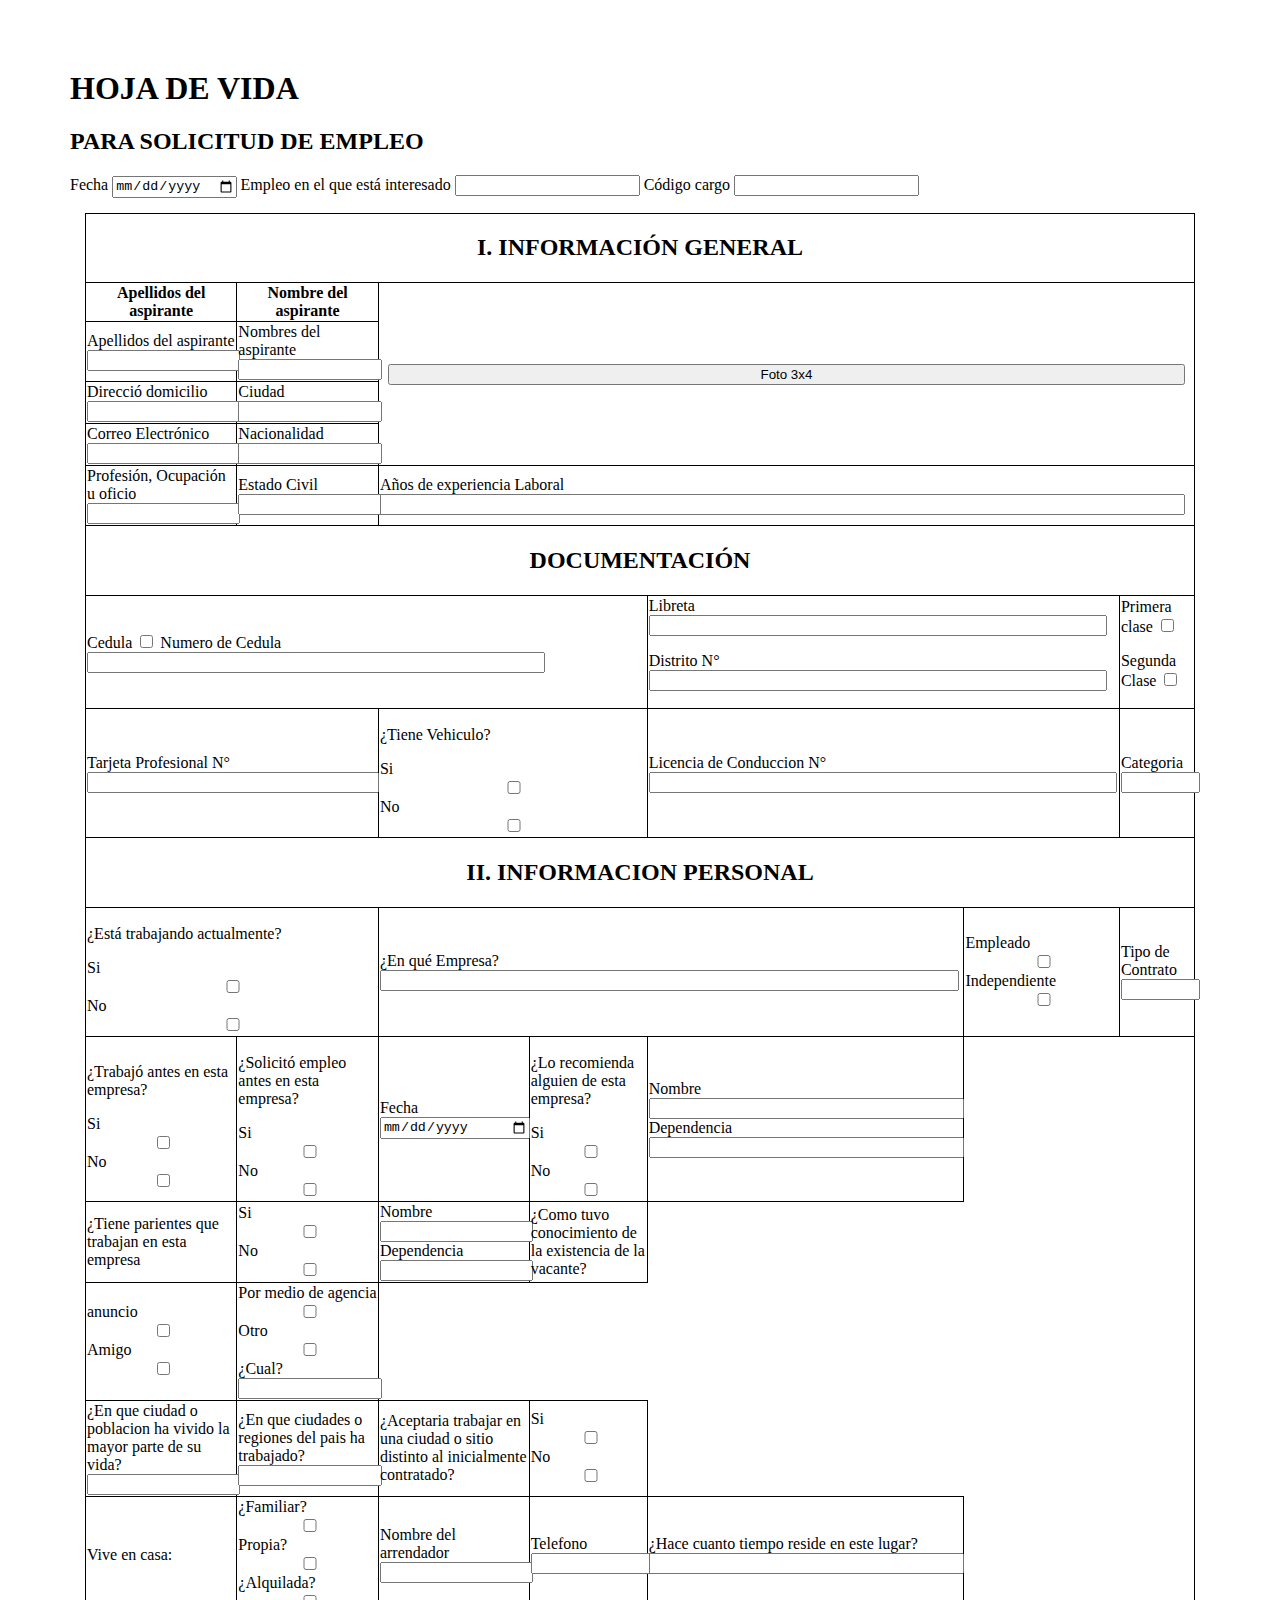
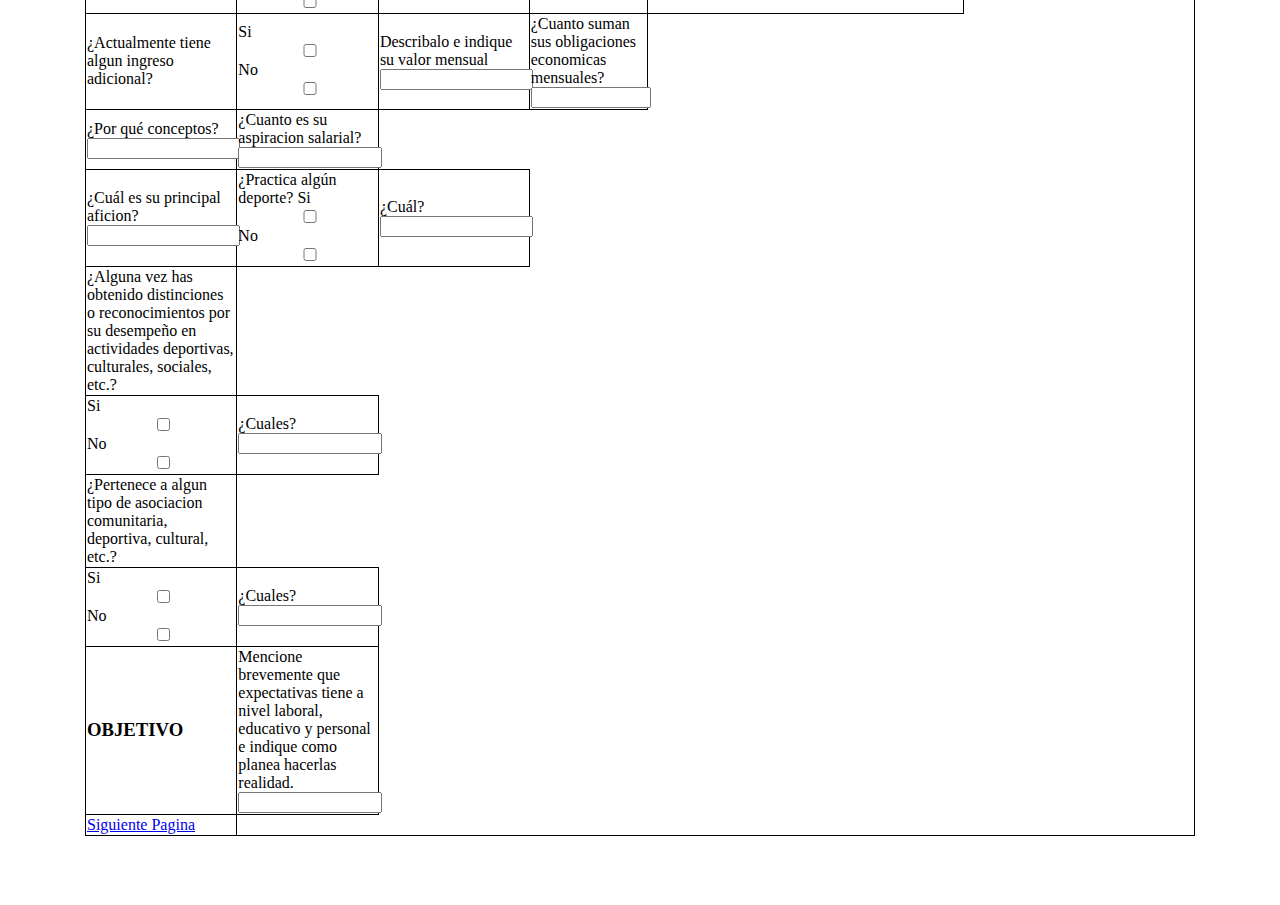
<file: Proyectos/Cuarto ejercicio hoja minerba/index.html>
<!DOCTYPE html>
<html lang="en">
<head>
    <meta charset="UTF-8">
    <meta name="viewport" content="width=device-width, initial-scale=1.0">
    <title>Hoja de Vida</title>
    <link rel="stylesheet" href="style.css">
</head>
<body>
    <div class="bloque1">
        <h1>HOJA DE VIDA</h1>
        <H2>PARA SOLICITUD DE EMPLEO</H2>
    </div>
    <form method="post">
            <label for="fecha">Fecha</label>
            <input type="date" name="fecha" placeholder="dd/mm/aa">
            <label for="empleo">Empleo en el que está interesado </label>
            <input type="empleo" name="empleo">
            <label for="codigo">Código cargo </label>
            <input type="codigo" name="codigo">
        <table>
                 <thead>    
                    <th colspan="8"><h2>I. INFORMACIÓN GENERAL</h2></th>
                 </thead>
                 <tbody class="cuerpo1">
                    <th>Apellidos del aspirante</th>
                    <th>Nombre del aspirante</th>
                    <th class="foto3x4" rowspan="4" colspan="5"><input type="button" value="Foto 3x4" name="foto3x4"></th>
                    <tr>
                        <td>
                            <label for="apellidos">Apellidos del aspirante</label>
                            <input type="tex" name="apellidos"></td>
                        <td>
                            <label for="nombre">Nombres del aspirante</label>
                            <input type="tex" name="nombre">
                        </td>
                    </tr>
                    <tr>
                        <td>
                            <label for="direccion">Direcció domicilio</label>
                            <input type="tex" name="direccion">
                        </td>
                        <td>
                            <label for="ciudad">Ciudad</label>
                            <input type="tex" name="ciudad">
                        </td>
                    </tr>
                    <tr>
                        <td>
                            <label for="correo">Correo Electrónico</label>
                            <input type="tex" name="correo">
                        </td>
                        <td>
                            <label for="nacionalidad">Nacionalidad</label>
                            <input type="tex" name="nacionalidad">
                        </td>
                    </tr>
                    <tr>
                        <td>
                            <label for="profesion">Profesión, Ocupación u oficio</label>
                            <input type="tex" name="profesion">
                        </td>
                        <td>
                            <label for="estado">Estado Civil</label>
                            <input type="tex" name="estado">
                        </td>
                        <td colspan="5">
                            <label for="experiencia">Años de experiencia Laboral</label>
                            <input type="tex" name="experiencia">
                        </td>
                    </tr>
                    <tr>
                        <th colspan="8"><h2>DOCUMENTACIÓN</h2></th>
                    </tr>
                    <tr class="documentacion">
                        <td colspan="4">
                            <label for="cedula">Cedula</label>
                            <input type="checkbox">
                            <label for="numeroc">Numero de Cedula</label>
                            <input class="cedula" type="text" name="numeroc">
                        </td>
                        <td colspan="2">
                            <label for="libreta">Libreta</label>
                            <input class="libreta" type="text" name="libreta">
                            <p>
                            <label for="Distrito">Distrito N°</label>
                            <input class="distrito" type="text" name="distrito">

                        </td>
                        <td colspan="2">
                            <label for="clase1">Primera clase</label>
                            <input type="checkbox">
                            <p>
                            <label for="clase2">Segunda Clase</label>
                            <input type="checkbox">
                        </td>
                    <tr>
                        <td colspan="2">
                            <label for="tarjeta">Tarjeta Profesional N° </label>
                            <input type="text" name="tarjeta">
                        </td>
                        <td colspan="2">
                            <p>¿Tiene Vehiculo?</p>
                            <label for="opcionsi">Si</label>
                            <input type="checkbox">
                            <label for="opcionno">No</label>
                            <input type="checkbox">
                        </td>
                        <td colspan="2">
                            <label for="licencia">Licencia de Conduccion N°</label>
                            <input type="text" name="licencia">
                        </td>
                        <td colspan="2">
                            <label for="categoria">Categoria</label>
                            <input type="text" name="categoria">
                        </td>
                    </tr>
                    <tr>
                            <th colspan="8"><h2>II. INFORMACION PERSONAL</h2></th>
                    </tr>
                    <tr>
                        <td colspan="2">
                            <p>¿Está trabajando actualmente?</p>
                            <label for="opcionsi1">Si</label>
                            <input type="checkbox">
                            <label for="opcionno1">No</label>
                            <input type="checkbox">
                        </td>
                        <td colspan="3">
                            <label for="empresa">¿En qué Empresa?</label>
                            <input type="text" name="empresa">
                        </td>
                        <td>
                            <label for="empleado">Empleado</label>
                            <input type="checkbox">
                            <label for="independiente">Independiente</label>
                            <input type="checkbox">
                        </td>
                        <td colspan="3">
                            <label for="contrato">Tipo de Contrato</label>
                            <input type="text" name="contrato">
                        </td>
                    </tr>
                    <tr>
                        <td>
                            <p>¿Trabajó antes en esta empresa?</p>
                            <label for="opcionsi2">Si</label>
                            <input type="checkbox">
                            <label for="opcionno2">No</label>
                            <input type="checkbox">
                        </td>
                        <td>
                            <p>¿Solicitó empleo antes en esta empresa?</p>
                            <label for="opcionsi3">Si</label>
                            <input type="checkbox">
                            <label for="opcionno3">No</label>
                            <input type="checkbox">
                        </td>
                        <td>
                            <label for="fechatrabajo">Fecha</label>
                            <input type="date" name="fechatrabajo">
                        </td>
                        <td>
                            <p>¿Lo recomienda alguien de esta empresa?</p>
                            <label for="opcionsi3">Si</label>
                            <input type="checkbox">
                            <label for="opcionno3">No</label>
                            <input type="checkbox">
                        </td>
                        <td>
                            <label for="nombrerecomendado">Nombre</label>
                            <input type="text" name="nombrerecomendado">
                            <label for="dependencia">Dependencia</label>
                            <input type="text" name="dependencia">
                        </td>
                    </tr>
                    <tr>
                        <td>¿Tiene parientes que trabajan en esta empresa</td>
                        <td>
                            <label for="opcionsi4">Si</label>
                            <input type="checkbox">
                            <label for="opcionno4">No</label>
                            <input type="checkbox"> 
                        </td>
                        <td>
                            <label for="nombrerecomendado1">Nombre</label>
                            <input type="text" name="nombrerecomendado1">
                            <label for="dependencia1">Dependencia</label>
                            <input type="text" name="dependencia1">
                        </td>
                        <td>¿Como tuvo conocimiento de la existencia de la vacante?</td>
                    </tr>
                    <tr>
                       <td>
                        <label for="anuncio">anuncio</label>
                        <input type="checkbox">
                        <label for="amigo">Amigo</label>
                        <input type="checkbox">
                       </td>
                       <td>
                        <label for="agencia">Por medio de agencia</label>
                        <input type="checkbox">
                        <label for="otro">Otro</label>
                        <input type="checkbox">
                        <label for="cual">¿Cual?</label>
                        <input type="text" name="cual">
                       </td>
                    </tr>
                    <tr>
                        <td>
                            <label for="ciudadmayorduracion">¿En que ciudad o poblacion ha vivido la mayor parte de su vida?</label>
                            <input type="text" name="ciudadmayorduracion">  
                        </td>
                        <td>
                            <label for="lugarestrabajo">¿En que ciudades o regiones del pais ha trabajado?</label>
                            <input type="text" name="lugarestrabajo">  
                        </td>
                        <td>¿Aceptaria trabajar en una ciudad o sitio distinto al inicialmente contratado?</td>
                        <td>
                            <label for="opcionsi5">Si</label>
                            <input type="checkbox">
                            <label for="opcionno5">No</label>
                            <input type="checkbox"> 
                        </td>
                    </tr>
                    <tr>
                        <td>Vive en casa:</td>
                        <td>
                            <label for="familiar">¿Familiar?</label>
                            <input type="checkbox">
                            <label for="propia">Propia?</label>
                            <input type="checkbox">
                            <label for="alquilada">¿Alquilada?</label>
                            <input type="checkbox">
                        </td> 
                        <td>
                            <label for="arrendador">Nombre del arrendador</label>
                            <input type="text" name="arrendador">
                        </td>
                        <td>
                            <label for="telefonoarrendador">Telefono</label>
                            <input type="text" name="telefonoarrendador">
                        </td>
                        <td>
                            <label for="tiemporesidencia">¿Hace cuanto tiempo reside en este lugar?</label>
                            <input type="text" name="tiemporesidencia">
                        </td>
                    </tr>
                    <tr>
                        <td>¿Actualmente tiene algun ingreso adicional?</td>
                        <td>
                            <label for="opcionsi6">Si</label>
                            <input type="checkbox">
                            <label for="opcionno6">No</label>
                            <input type="checkbox">
                        </td>
                        <td>
                            <label for="valormensual">Describalo e indique su valor mensual</label>
                            <input type="text" name="valormensual"> 
                        </td>
                        <td>
                            <label for="obligaciones">¿Cuanto suman sus obligaciones economicas mensuales?</label>
                            <input type="number" name="obligacioines">
                        </td>
                    </tr>
                    <tr>
                        <td>
                            <label for="conceptos">¿Por qué conceptos?</label>
                            <input type="text" name="conceptos">
                        </td>
                        <td>
                            <label for="aspiracion">¿Cuanto es su aspiracion salarial?</label>
                            <input type="number" name="aspiracion">
                        </td>
                    </tr>
                    <tr>
                        <td>
                            <label for="aficiones">¿Cuál es su principal aficion?</label>
                            <input type="text" name="aficiones">
                        </td>
                        <td>¿Practica algún deporte?
                            <label for="opcionsi7">Si</label>
                            <input type="checkbox">
                            <label for="opcionno7">No</label>
                            <input type="checkbox">
                        </td>
                        <td>
                            <label for="deporte">¿Cuál?</label>
                            <input type="text" name="deporte">
                        </td>
                    </tr>
                    <tr>
                        <td>¿Alguna vez has obtenido distinciones o reconocimientos por su desempeño en actividades deportivas, culturales, sociales, etc.?</td></tr>
                    <tr>
                        <td>
                            <label for="opcionsi8">Si</label>
                            <input type="checkbox">
                            <label for="opcionno8">No</label>
                            <input type="checkbox">  
                        </td>
                        <td>
                            <label for="distinciones">¿Cuales?</label>
                            <input type="text" name="distinciones">
                        </td>
                    </tr>
                    <tr>
                        <td>¿Pertenece a algun tipo de asociacion comunitaria, deportiva, cultural, etc.?</td></tr>
                    <tr>
                        <td>
                            <label for="opcionsi9">Si</label>
                            <input type="checkbox">
                            <label for="opcionno9">No</label>
                            <input type="checkbox">  
                        </td>
                        <td>
                            <label for="asociacioncomunitaria">¿Cuales?</label>
                            <input type="text" name="asociacioncomunitaria">
                        </td>
                    </tr>
                    <tr>
                        <td>
                            <h3>OBJETIVO</h3>
                        </td>
                        <td>
                            <label for="expectativas">Mencione brevemente que expectativas tiene a nivel laboral, educativo y personal e indique como planea hacerlas realidad.</label>
                            <input type="text"name>
                        </td>
                    </tr>
                    <tr>
                        <td><a href="./Paginas/informacionfamiliar.html">Siguiente Pagina</a></td>
                    </tr>
                 </tbody>
     </form>

        </table>

</body>
</html>
</file>
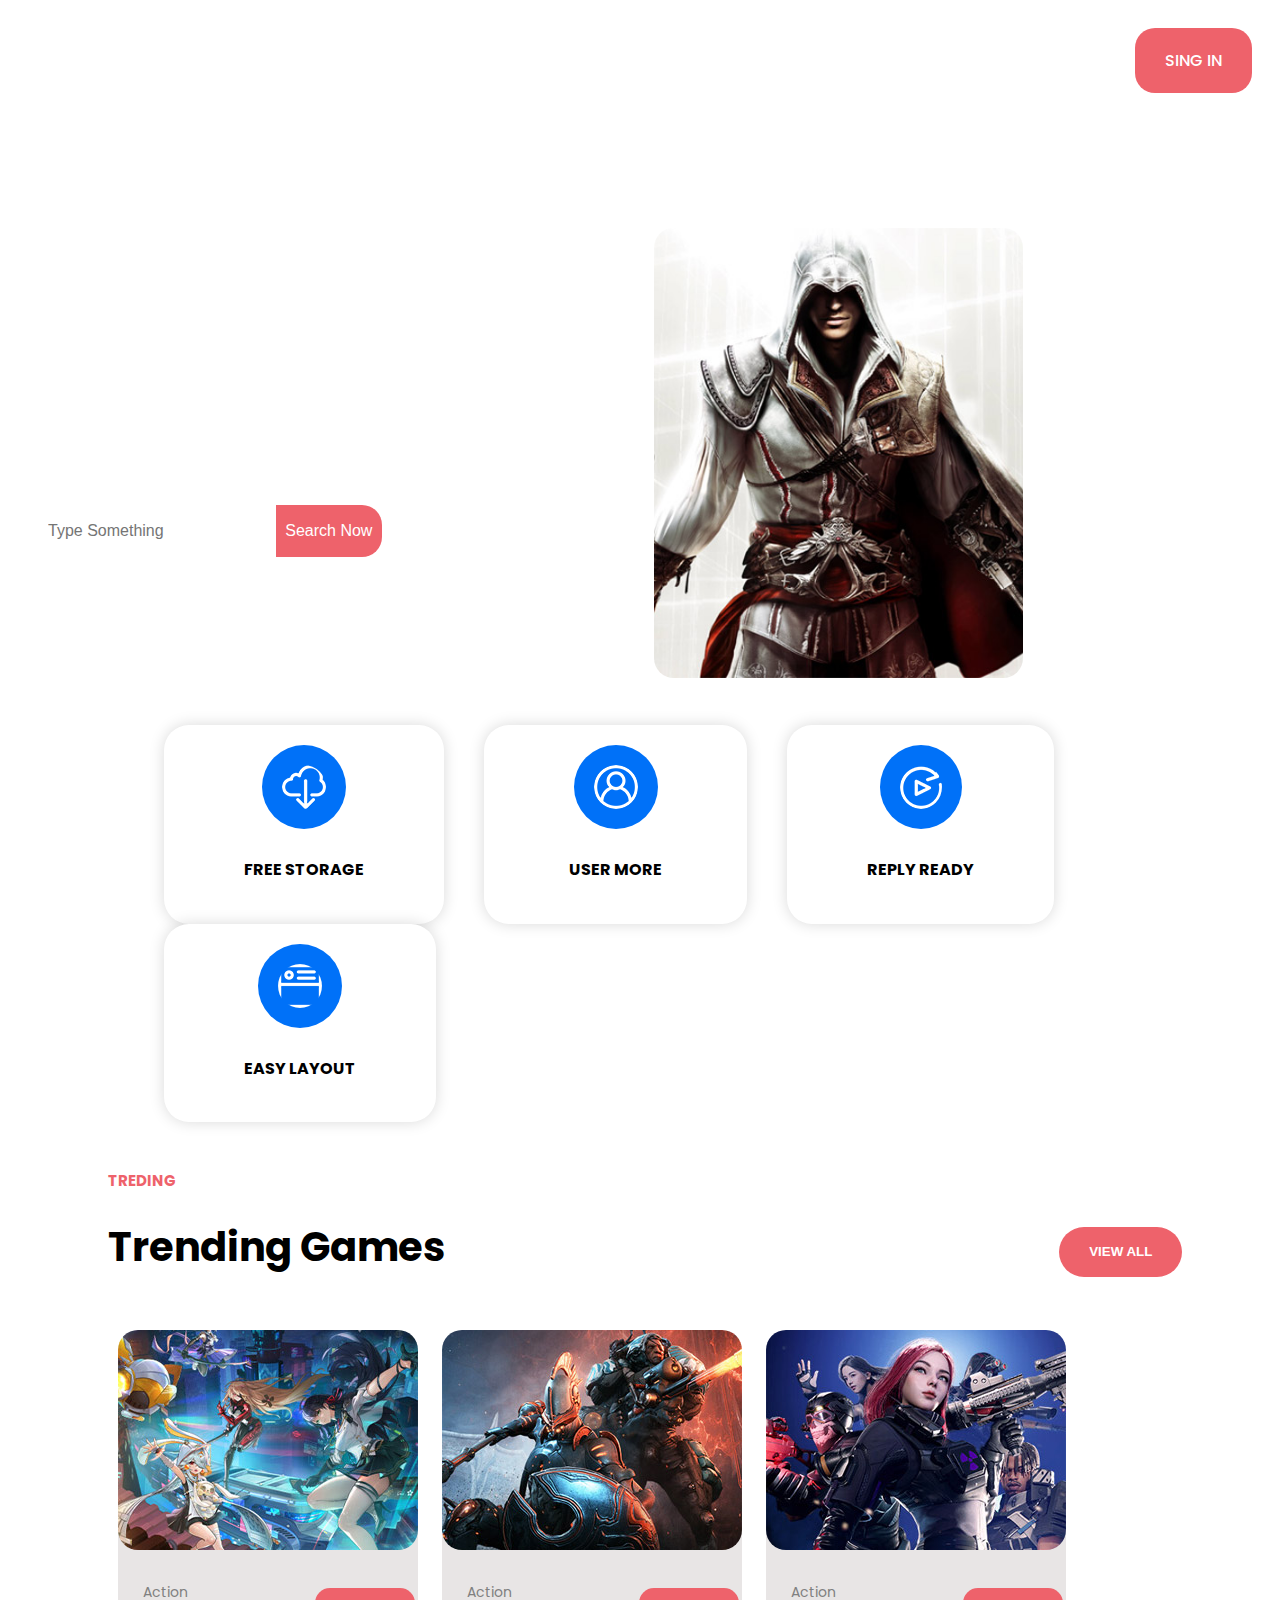
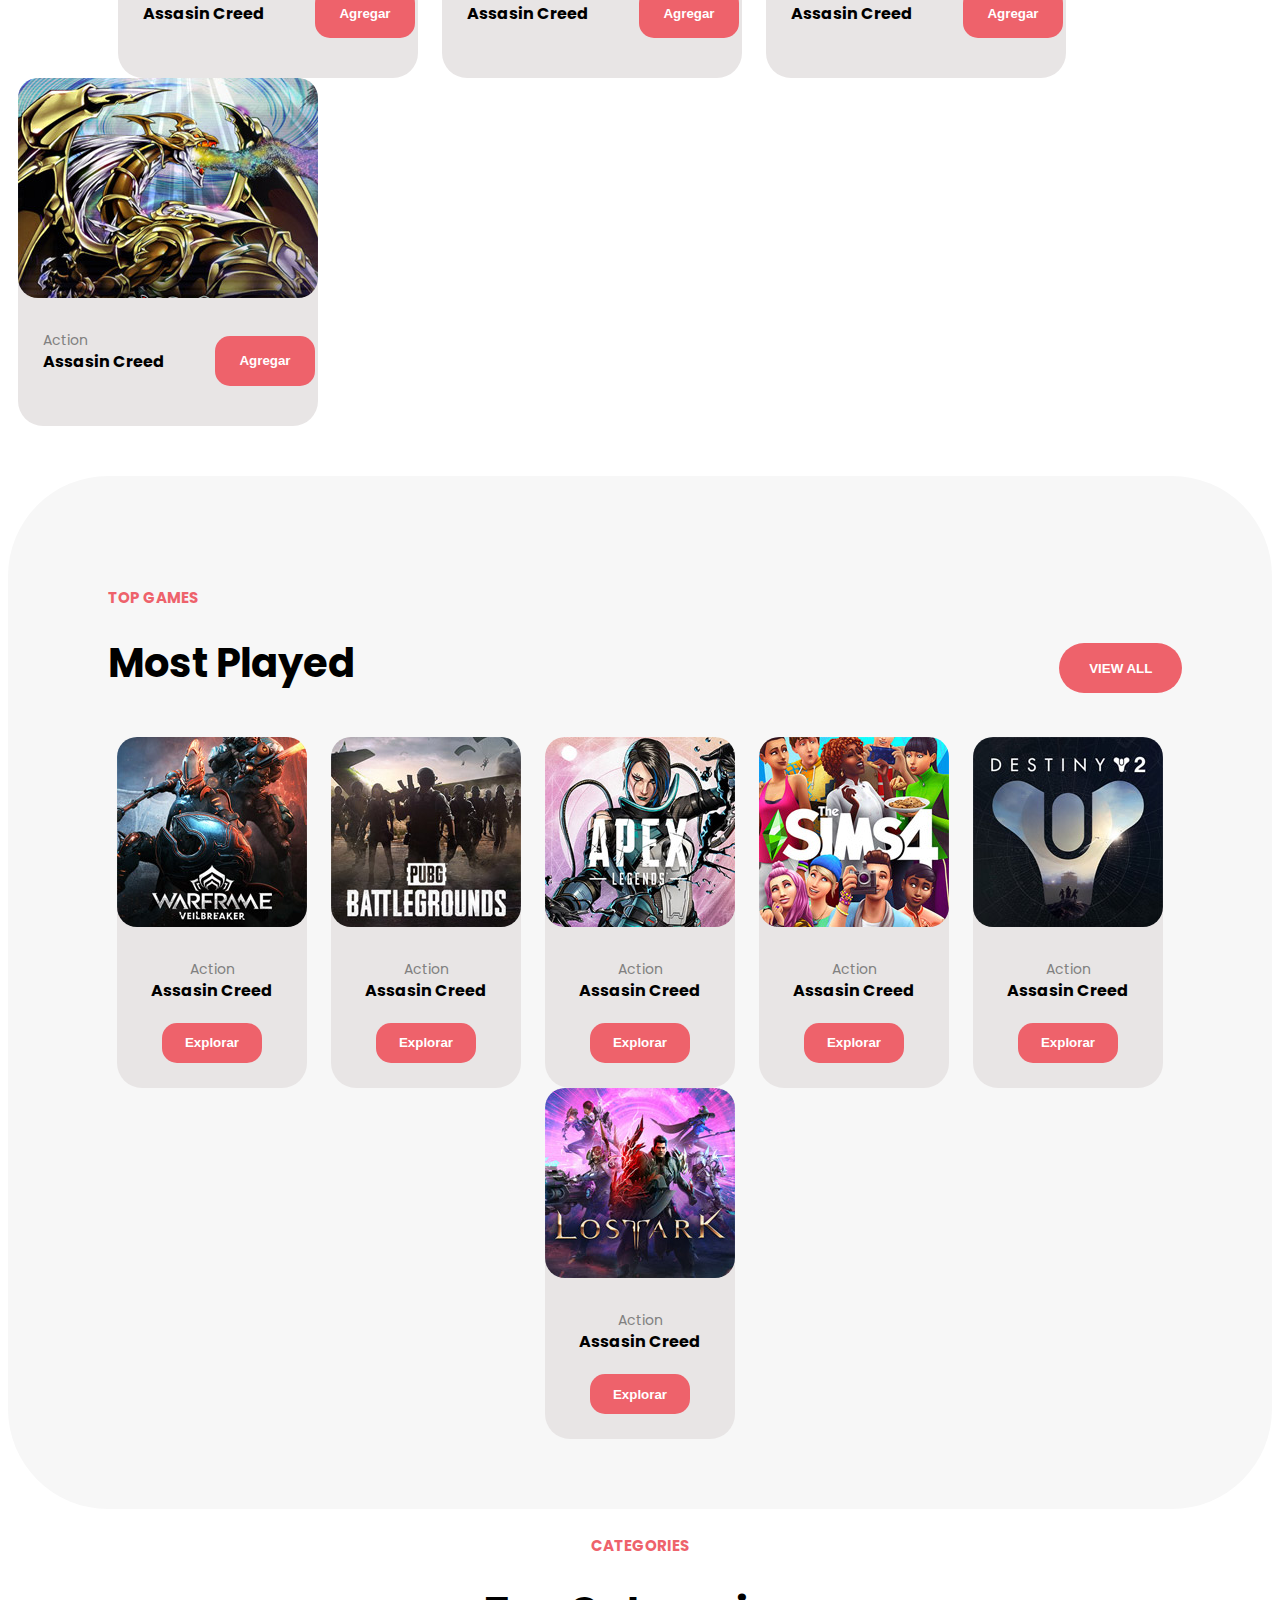
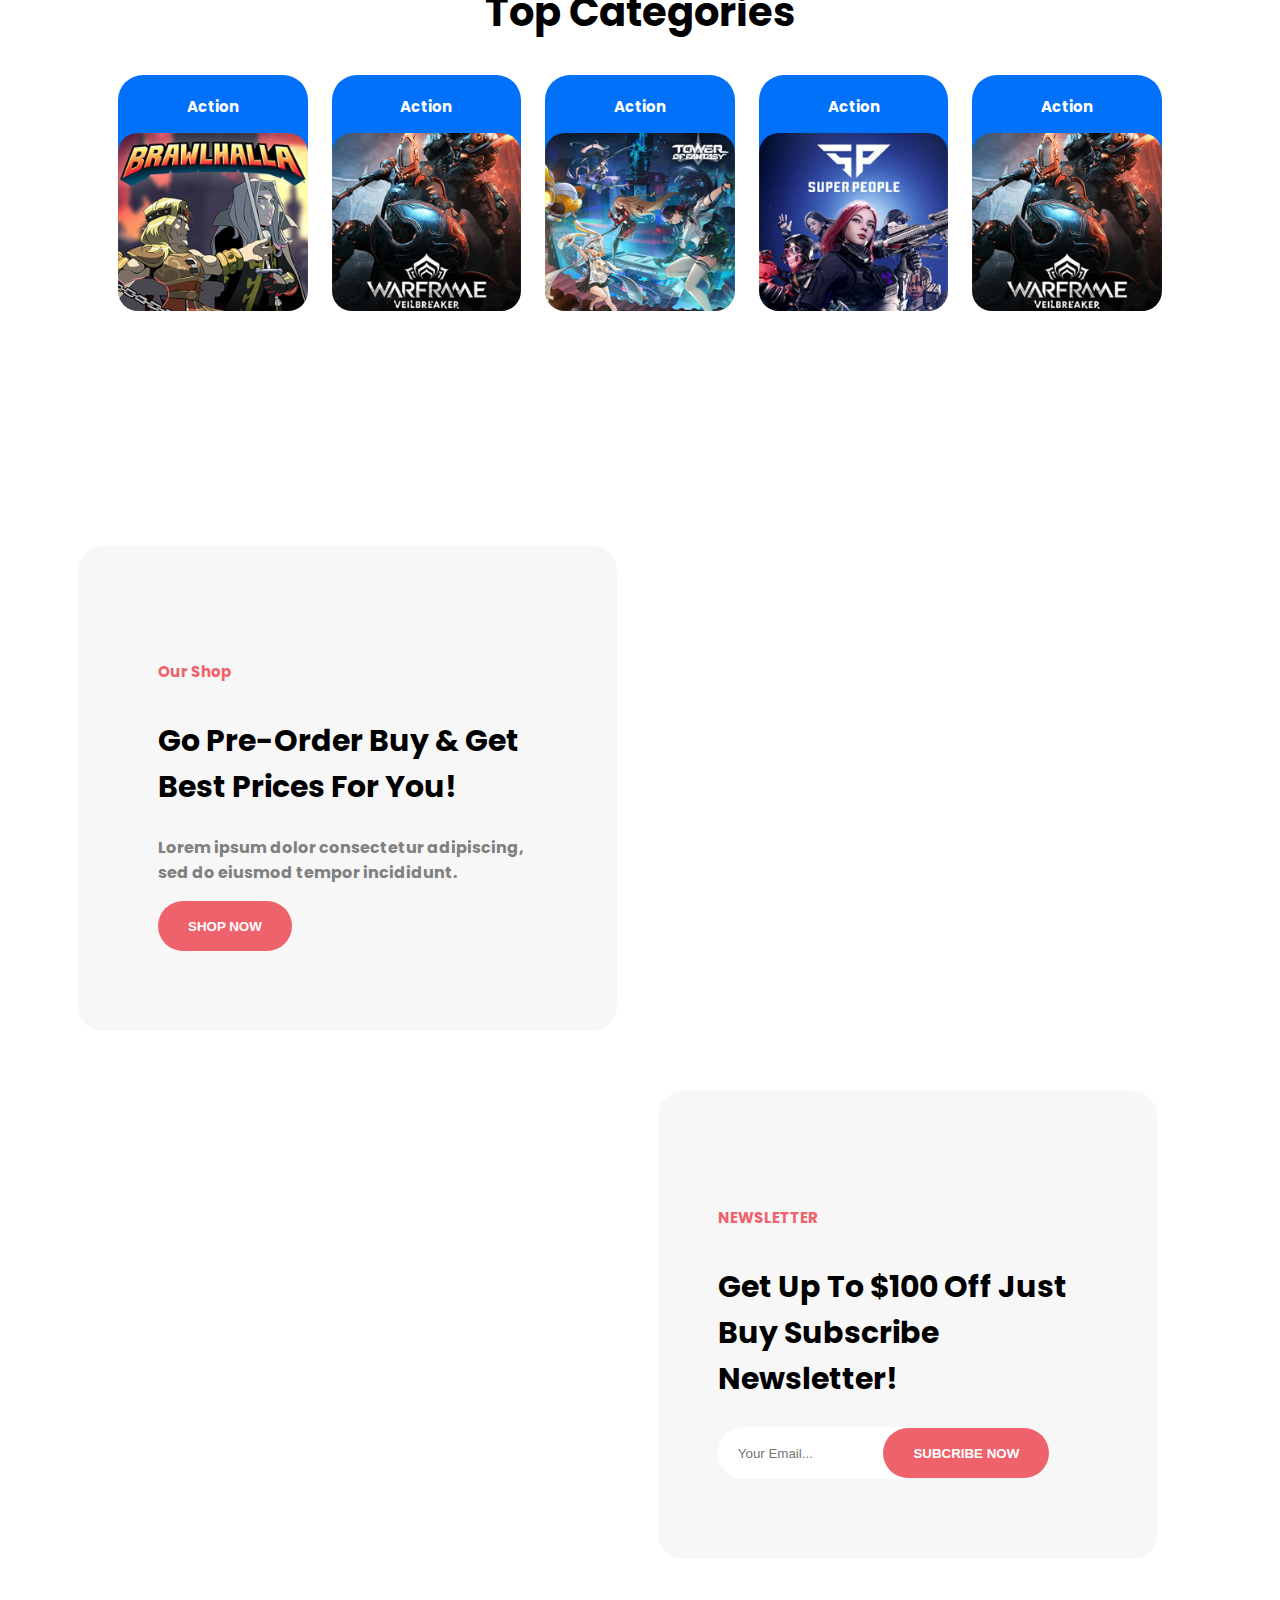
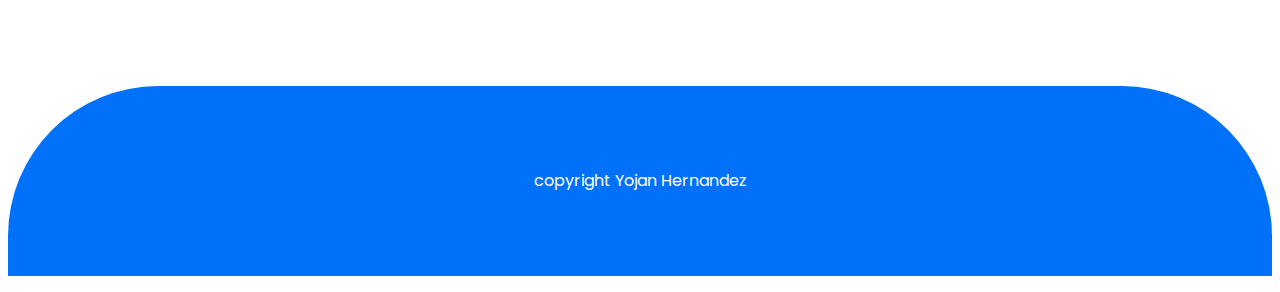
<file: Proyectos/Templates/index.html>
<!DOCTYPE html>
<html lang="en">
<head>
    <meta charset="UTF-8">
    <meta name="viewport" content="width=device-width, initial-scale=1.0">
    <title>Templates</title>
    <link rel="stylesheet" href="styles.css">
</head>
<body>
    <main class="primer-contenedor">
        <header>
            <img class="logo" src="./Imagen/logo.png" alt="logo">          
            <nav class="main-nav">
                <li>SING IN</li>
                <li>Contact Us</li>
                <li>Porduct Details</li>
                <li>Our Shop</li>
                <li>Home</li>
            </nav>
        </header>
        <section class="principal"> <!-- primera parte -->
            <div class="presentacion">
                <h2>WELCOME TO LUGX</h2>
                <h1>BEST GAMING SITE EVER!</h1>
                <p>Lorem, ipsum dolor sit amet consectetur adipisicing elit. Voluptate soluta fugiat quasi eveniet adipisci officia. Harum eligendi eaque obcaecati minus.</p>    
                <form action="">
                    <input type="text" placeholder="Type Something">
                    <button role="button">Search Now</button>
                </form>
            </div>
            <div class="banner">
                <img src="./Imagen/banner-image.jpg" alt="banner">
            </div>
        </section>
    </main>
    <main class="segundo-contenedor">  
        <section class="secundaria"> <!-- segunda parte -->
            <div class="storage">
                <div>
                    <img src="Imagen/featured-01.png" alt="storage">
                </div>
                <h4>FREE STORAGE</h4>
            </div>
            <div class="user">
                <div>
                    <img src="Imagen/featured-02.png" alt="storage">
                </div>
                <h4>USER MORE</h4>
            </div>
            <div class="reply">
                <div>
                    <img src="Imagen/featured-03.png" alt="storage">
                </div>
                <h4>REPLY READY</h4>
            </div>
            <div class="easy">
                <div>
                    <img src="Imagen/featured-04.png" alt="storage">
                </div>
                <h4>EASY LAYOUT</h4>
            </div>
        </section>
    </main>   
    <main class="tercer-contenedor"> 
        <section class="tercera"> <!-- Tercera parte -->
            <div class="encabezado-treding">
                <h6>TREDING</h6>
                <H2>Trending Games</H2>
                <button class="botonprin" role="button">VIEW ALL</button>
            </div>
            <div class="TREDING">
                <div class="contenedorc1">
                    <div class="img1">
                        <img src="Imagen/trending-02.jpg" alt="producto1">
                    </div>
                    <div class="text1">
                        <span class="span1">Action</span>
                        <h5 class="titletreding">Assasin Creed</h5>
                        <button class="shop1">Agregar</button>
                    </div>
                </div>
                <div class="contenedorc2">
                    <div class="img2">
                        <img src="Imagen/trending-01.jpg" alt="producto1">
                    </div>
                    <div class="text2">
                        <span class="span1">Action</span>
                        <h5 class="titletreding">Assasin Creed</h5>
                        <button class="shop1">Agregar</button>
                    </div>
                </div>
                <div class="contenedorc3">
                    <div class="img3">
                        <img src="Imagen/trending-03.jpg" alt="producto1">
                    </div>
                    <div class="text3">
                        <span class="span1">Action</span>
                        <h5 class="titletreding">Assasin Creed</h5>
                        <button class="shop1">Agregar</button>
                    </div>
                </div>
                <div class="contenedorc4">
                    <div class="img4">
                        <img src="Imagen/trending-04.jpg" alt="producto1">
                    </div>
                    <div class="text4">
                        <span class="span1">Action</span>
                        <h5 class="titletreding">Assasin Creed</h5>
                        <button class="shop1">Agregar</button>
                    </div>
                </div>
            </div>
        </section>
    </main>
    <main class="cuarto-contenedor">
        <section class="top"> <!-- cuarta parte -->
            <div>
                <div class="encabezado-treding">
                    <h6>TOP GAMES</h6>
                    <H2>Most Played</H2>
                    <button class="botonprin" role="button">VIEW ALL</button>
                </div>
                <div class="mostgame">
                    <div class="cont_game">
                        <div class="img1">
                            <img src="Imagen/top-game-01.jpg" alt="producto1">
                        </div>
                        <div class="text1">
                            <span class="span1">Action</span>
                            <h5 class="tittleview">Assasin Creed</h5>
                            <button class="view">Explorar</button>
                        </div>
                    </div>
                    <div class="cont_game">
                        <div class="img2">
                            <img src="Imagen/top-game-02.jpg" alt="producto1">
                        </div>
                        <div class="text2">
                            <span class="span1">Action</span>
                            <h5 class="tittleview">Assasin Creed</h5>
                            <button class="view">Explorar</button>
                        </div>
                    </div>
                    <div class="cont_game">
                        <div class="img3">
                            <img src="Imagen/top-game-03.jpg" alt="producto1">
                        </div>
                        <div class="text3">
                            <span class="span1">Action</span>
                            <h5 class="tittleview">Assasin Creed</h5>
                            <button class="view">Explorar</button>
                        </div>
                    </div>
                    <div class="cont_game">
                        <div class="img4">
                            <img src="Imagen/top-game-04.jpg" alt="producto1">
                        </div>
                        <div class="text4">
                            <span class="span1">Action</span>
                            <h5 class="tittleview">Assasin Creed</h5>
                            <button class="view">Explorar</button>
                        </div>
                    </div>
                    <div class="cont_game">
                        <div class="img4">
                            <img src="Imagen/top-game-06.jpg" alt="producto1">
                        </div>
                        <div class="text4">
                            <span class="span1">Action</span>
                            <h5 class="tittleview">Assasin Creed</h5>
                            <button class="view">Explorar</button>
                        </div>
                    </div>
                    <div class="cont_game">
                        <div class="img4">
                            <img src="Imagen/top-game-05.jpg" alt="producto1">
                        </div>
                        <div class="text4">
                            <span class="span1">Action</span>
                            <h5 class="tittleview">Assasin Creed</h5>
                            <button class="view">Explorar</button>
                        </div>
                    </div>
                </div>
        </section>
    </main>
    <main class="quinto-contenedor">
        <section class="categorias"> <!-- quinta parte -->
            <h6 class="enca_catego">CATEGORIES</h6>
            <H2 class="top_cate">Top Categories</H2>
            <div class="contain_top">
                <div>
                    <h6>Action</h6>
                </div>
                <div>
                    <img src="Imagen/categories-01.jpg" alt="action">
                </div>
            </div>
            <div class="contain_top">
                <div>
                    <h6>Action</h6>
                </div>
                <div>
                    <img src="Imagen/categories-05.jpg" alt="action">
                </div>
            </div>
            <div class="contain_top">
                <div>
                    <h6>Action</h6>
                </div>
                <div>
                    <img src="Imagen/categories-03.jpg" alt="action">
                </div>
            </div>
            <div class="contain_top">
                <div>
                    <h6>Action</h6>
                </div>
                <div>
                    <img src="Imagen/categories-04.jpg" alt="action">
                </div>
            </div>
            <div class="contain_top">
                <div>
                    <h6>Action</h6>
                </div>
                <div>
                    <img src="Imagen/categories-05.jpg" alt="action">
                </div>
            </div>
        </section>
    </main>
    <main class="sexto-contenedor">
        <div class="imagen_fondo"></div>
        <section class="Promocion">
            <div class="comprar">
                <h6>Our Shop</h6>
                <h2>Go Pre-Order Buy & Get Best Prices For You!</h2>
                <p>Lorem ipsum dolor consectetur adipiscing, sed do eiusmod tempor incididunt.</p>
                <button role="button">SHOP NOW</button>
            </div>
            <div class="subcripcion">
                <h6>NEWSLETTER</h6>
                <h2>Get Up To $100 Off Just Buy Subscribe Newsletter!</h2>
                <form>
                    <input type="text" placeholder="Your Email...">
                    <button role="button">SUBCRIBE NOW</button>
                </form>
            </div>
        </section>
    </main>
    <footer>
        <p>copyright Yojan Hernandez</p>
    </footer>  
    </main>
</body>
</html>
</file>
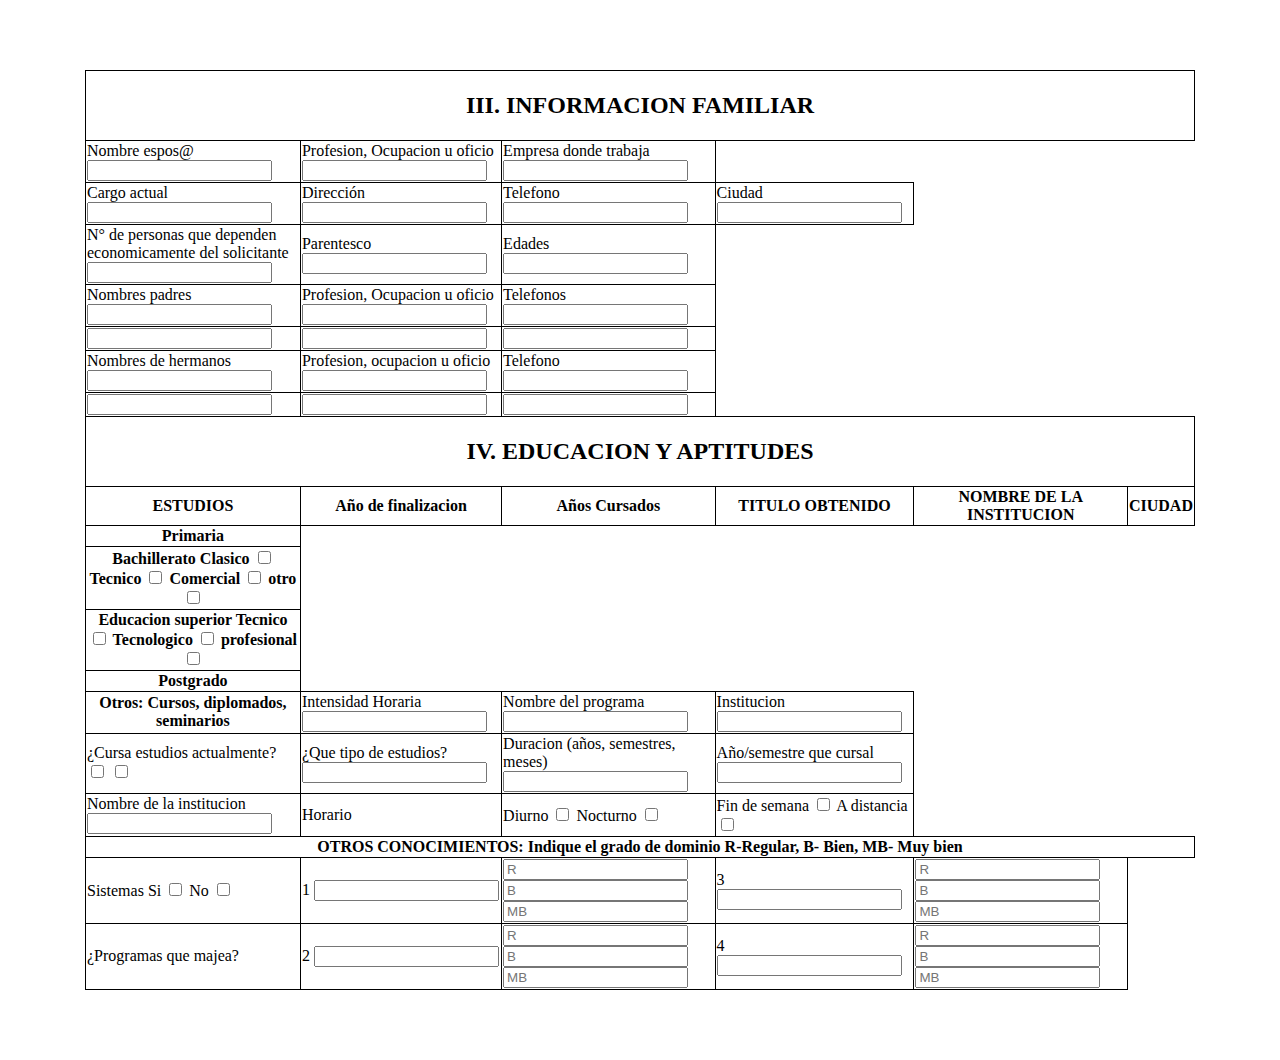
<file: Proyectos/Cuarto ejercicio hoja minerba/Paginas/informacionfamiliar.html>
<!DOCTYPE html>
<html lang="en">
<head>
    <meta charset="UTF-8">
    <meta name="viewport" content="width=device-width, initial-scale=1.0">
    <title>Document</title>
    <link rel="stylesheet" href="styleinfo.css">
</head>
<body>
    <form method="post">
        <table>
            <thead>
                <th colspan="8"><h2>III. INFORMACION FAMILIAR</h2></th>
            </thead>
            <tbody>
                <tr>
                    <td>
                        <label for="nombrecompa">Nombre espos@</label>
                        <input type="text" name="nombrecompa">
                    </td>
                    <td>
                        <label for="profesion">Profesion, Ocupacion u oficio</label>
                        <input type="text" name="profesion">
                    </td>
                    <td>
                        <label for="empresatrabajo">Empresa donde trabaja</label>
                        <input type="text" name="empresatrabajo">
                    </td>
                </tr>
                <tr>
                    <td>
                        <label for="cargoactual">Cargo actual</label>
                        <input type="text" name="cargoactual">
                    </td>
                    <td>
                        <label for="direccionfamiliar">Dirección</label>
                        <input type="text" name="direccionfamiliar">
                    </td>
                    <td>
                        <label for="telefonofamiliar">Telefono</label>
                        <input type="text" name="telefonofamiliar">
                    </td>
                    <td>
                        <label for="ciudadfamiliar">Ciudad</label>
                        <input type="text" name="ciudadfamiliar">
                    </td>
                </tr>
                <tr>
                    <td>
                        <label for="numeropersonas">N° de personas que dependen economicamente del solicitante</label>
                        <input type="number" name="numeropersonas">
                    </td>
                    <td>
                        <label for="parentesco">Parentesco</label>
                        <input type="text" name="parentesco">
                    </td>
                    <td>
                        <label for="edadesfamiliares">Edades</label>
                        <input type="text" name="edadesfamiliares">
                    </td>
                </tr>
                <tr>
                    <td>
                        <label for="padres">Nombres padres</label>
                        <input type="number" name="padres">
                    </td>
                    <td>
                        <label for="ocupacion">Profesion, Ocupacion u oficio</label>
                        <input type="text" name="parentesco">
                    </td>
                    <td>
                        <label for="telefonospadres">Telefonos</label>
                        <input type="text" name="edadesfamiliares">
                    </td>
                </tr>
                <tr>
                    <td>
                        <input type="text" name="padres">
                    </td>
                    <td>
                        <input type="text" name="ocupacion">
                    </td>
                    <td>
                        <input type="text" name="telefonospadres">
                    </td>
                </tr>
                <tr>
                    <td>
                        <label for="nombreshermanos">Nombres de hermanos</label>
                        <input type="number" name="nombreshermanos">
                    </td>
                    <td>
                        <label for="ocupacionhermanos">Profesion, ocupacion u oficio</label>
                        <input type="text" name="ocupacionhermanos">
                    </td>
                    <td>
                        <label for="telefonoshermanos">Telefono</label>
                        <input type="text" name="telefonoshermanos">
                    </td>
                    <tr>
                        <td>
                            <input type="text" name="nombreshermanos">
                        </td>
                        <td>
                            <input type="text" name="ocupacionhermanos">
                        </td>
                        <td>
                            <input type="text" name="telefonoshermanos">
                        </td>
                    </tr>
                </tr>
                <tr><th colspan="8"><h2>IV. EDUCACION Y APTITUDES</h2></th></tr>
                <thead>
                    <th>ESTUDIOS</th>
                    <th>Año de finalizacion</th>
                    <th>Años Cursados</th>
                    <th>TITULO OBTENIDO</th>
                    <th>NOMBRE DE LA INSTITUCION</th>
                    <th>CIUDAD</th>
                </thead>
                <tr>
                    <th scope="row">Primaria</th>
                </tr>
                <tr>
                    <th scope="row">Bachillerato
                        <label for="clasico">Clasico</label>
                        <input type="checkbox">
                        <label for="tecnico">Tecnico</label>
                        <input type="checkbox">
                        <label for="comercial">Comercial</label>
                        <input type="checkbox">
                        <label for="otro">otro</label>
                        <input type="checkbox">
                    </th>
                </tr>
                <tr>
                    <th scope="row">Educacion superior
                        <label for="tecnico">Tecnico</label>
                        <input type="checkbox">
                        <label for="tecnologo">Tecnologico</label>
                        <input type="checkbox">
                        <label for="profesional">profesional</label>
                        <input type="checkbox">
                    </th>
                <tr>
                    <th scope="row">Postgrado</th>
                </tr>
                    <th scope="row">Otros: Cursos, diplomados, seminarios</th>
                    <td>
                        <label for="intensidadhoaria">Intensidad Horaria</label>
                        <input type="text" name="intensidadhoaria">
                    </td>
                    <td>
                        <label for="programa">Nombre del programa</label>
                        <input type="text" name="programa">
                    </td>
                    <td>
                        <label for="institucion">Institucion</label>
                        <input type="text" name="institucion">
                    </td>
                </tr>
                <tr>
                    <td>¿Cursa estudios actualmente?
                        <label for="opcionsi1"></label>
                        <input type="checkbox">
                        <label for="opcionno1"></label>
                        <input type="checkbox">
                    </td>
                    <td>
                        <label for="estudios">¿Que tipo de estudios?</label>
                        <input type="text" name="estudios">
                    </td>
                    <td>
                        <label for="duracion">Duracion (años, semestres, meses)</label>
                        <input type="text" name="institucion">
                    </td>
                    <td>
                        <label for="cursadoactual">Año/semestre que cursal</label>
                        <input type="text" name="cursadoactual">
                    </td>
                </tr>
                <tr>
                    <td>
                        <label for="nombreinstiucion">Nombre de la institucion</label>
                        <input type="text" name="nombreinstitucion">
                    </td>
                    <td>Horario</td>
                    <td>
                        <label for="diurno">Diurno</label>
                        <input type="checkbox" name="diurno">
                        <label for="nocturno">Nocturno</label>
                        <input type="checkbox" name="nocturno">
                    </td>
                    <td>
                        <label for="weekeend">Fin de semana</label>
                        <input type="checkbox" name="weekeend">
                        <label for="distancia">A distancia</label>
                        <input type="checkbox" name="distancia">
                    </td>
                </tr>
                <tr><th colspan="8">OTROS CONOCIMIENTOS: Indique el grado de dominio R-Regular, B- Bien, MB- Muy bien</th></tr>
                <tr>
                    <td> Sistemas
                        <label for="opcionsi2">Si</label>
                        <input type="checkbox" name="opcionsi2">
                        <label for="opcionno2">No</label>
                        <input type="checkbox" name="opcionno2">
                    </td>
                    <td>
                        <label for="1">1</label>
                        <input type="text" name="1">
                    </td>
                    <td>
                        <input type="text" name="1" placeholder="R">
                        <input type="text" name="1" placeholder="B">
                        <input type="text" name="1" placeholder="MB">
                    </td>
                    <td>
                        <label for="3">3</label>
                        <input type="text" name="3">
                    </td>
                    <td>
                        <input type="text" name="3" placeholder="R">
                        <input type="text" name="3" placeholder="B">
                        <input type="text" name="3" placeholder="MB">
                    </td>
                </tr>
                <tr>
                    <td>¿Programas que majea?</td>
                    <td>
                        <label for="2">2</label>
                        <input type="text" name="2">
                    </td>
                    <td>
                        <input type="text" name="2" placeholder="R">
                        <input type="text" name="2" placeholder="B">
                        <input type="text" name="2" placeholder="MB">
                    </td>
                    <td>
                        <label for="4">4</label>
                        <input type="text" name="4">
                    </td>
                    <td>
                        <input type="text" name="4" placeholder="R">
                        <input type="text" name="4" placeholder="B">
                        <input type="text" name="4" placeholder="MB">
                    </td>
                </tr>
            </tbody>
        </table>
    </form>
</body>
</html>
</file>
<file: Proyectos/Cuarto ejercicio hoja minerba/style.css>
body{
    margin: 70px;
}
table{
    border-collapse: collapse;
    border: 1px solid;
    margin: 15px;
}
table th, td {
    border: 1px solid;
}
.cuerpo1{
    width: 98%;
}
.cuerpo1 input{
    width: 98%;
}
.documentacion input{
    width: auto;
}
.documentacion input[type="text"]{
    width: 450px;
}
</file>
<file: Proyectos/Templates/styles.css>
@import url('https://fonts.googleapis.com/css2?family=Poppins:ital,wght@0,100;0,200;0,300;0,400;0,500;0,600;0,700;0,800;0,900;1,100;1,200;1,300;1,400;1,500;1,600;1,700;1,800;1,900&display=swap');


:root{
    --primary-color:#ffffff;
    --second-color:#ee626b;
    --tercer-color:#0071f8;
    --little-size: 14px;
    --little2-size: 15px;
    --medium-size:30px;
    --big-size: 48px;
    --main-font:"Poppins", sans-serif;
}

html, body{
    font-family: var(--main-font);
}

.primer-contenedor{
    background-image: url(https://templatemo.com/templates/templatemo_589_lugx_gaming/assets/images/banner-bg.jpg);
    border-radius: 0px 0px 150px 150px;
    background-position: center bottom;
    background-repeat: no-repeat;
    background-size: cover;
    padding-top: 225px 0px;
}

.header{
    width: 100%;
    height: 70px;
    padding: 0px 10px;
}
.logo{
    float: left;
    width: 120px;
    padding: 40px 20px;
}
.main-nav{
    float: right;
    width: 50%;
    padding: 20px 20px;
}

.main-nav li {
    float: right;
    padding: 20px 30px;
    list-style-type: none;
    color: var(--primary-color);
    cursor: pointer;
}

.main-nav li:hover {
    background-color: rgba(192, 192, 192, 0.362);
    padding: 20px 30px;
    border-radius: 20px;

}
.main-nav li:first-child{
    background-color:var(--second-color);
    text-transform: uppercase;
    font-weight: 500;
    border-radius: 20px;

}
.principal{
    width: 100%;
    max-width: 100%;
}
.presentacion{
    float: left;
    width: 40%;
    padding: 120px 10px 20px 20px;
    display: inline-block;
}
.presentacion h2{
    font-size: var(--medium2-size);
    color: var(--primary-color);
}
.presentacion h1{
    font-size: var(--medium-size);
    color: var(--primary-color);
}

.presentacion p{
    font-size: var(--little-size);
    color: var(--primary-color);
}
.presentacion form {
    display: inline-block;
    width: 70%;
    margin-top: 50px;
}

.presentacion input {
    float: left;
    width: 80%;
    height: 50px;
    background-color: var(--primary-color);
    color: white;
    border: none;
    padding-left: 20px;
    font-size: var(--medium2-size);
    border-radius: 20px 0px 0px 20px;
}

.presentacion button {
    float: right;
    margin-top: -52px;
    width: 30%;
    height: 52px;
    background-color: var(--second-color);
    color: var(--primary-color);
    border: none;
    cursor: pointer;
    font-size: var(--medium2-size);
    border-radius: 0px 20px 20px 0px;
}

.banner{
    display: inline-block;
    padding: 50px 80px 100px 10px;
    margin: 0px 0px 0px 100px;

}

.banner,img{

    max-width: 90%;
    border-radius: 20px;
}

    .segundo-contenedor{
        display: inline-block;
        text-align: center;
        margin-top: -60px;
        margin-left: 136px;
    }
    .storage{
        float: left;
        margin: 0px 20px;
        padding: 20px 80px;
        box-shadow: 0px 0px 15px rgba(0, 0, 0, 0.15);
        border-radius: 25px;
        background-color: var(--primary-color);
    }
    .storage img{
        padding: 20px 20px;
        background-color: var(--tercer-color);
        color: white;
        border-radius: 50%;
    }

    .user{
        float: left;
        margin: 0px 20px;
        padding: 20px 85px;
        box-shadow: 0px 0px 15px rgba(0, 0, 0, 0.15);
        border-radius: 25px;
        background-color: var(--primary-color);
    }
    .user img{
        padding: 20px 20px;
        background-color: var(--tercer-color);
        color: white;
        border-radius: 50%;
    }
    .reply{
        float: left;
        margin: 0px 20px;
        padding: 20px 80px;
        box-shadow: 0px 0px 15px rgba(0, 0, 0, 0.15);
        border-radius: 25px;
        background-color: var(--primary-color);
    }
    .reply img{
        padding: 20px 20px;
        background-color: var(--tercer-color);
        color: white;
        border-radius: 50%;
    }
    .easy{
        float: left;
        margin: 0px 20px;
        padding: 20px 80px;
        box-shadow: 0px 0px 15px rgba(0, 0, 0, 0.15);
        border-radius: 25px;
        background-color: var(--primary-color);
    }
    .easy img{
        padding: 20px 20px;
        background-color: var(--tercer-color);
        color: white;
        border-radius: 50%;
    }
.encabezado-treding{
    width: 85%;
    padding: 100px;
    display: inline-block;  
    padding-top: 5px;
    padding-bottom: 20px;
}
.encabezado-treding H2{
    float: left;
    font-size: 40px;
    font-weight: bold;
    margin-top: -10px;
}
.encabezado-treding h6{
    font-size: var(--little2-size);
    color: var(--second-color);
}
.botonprin{
    float: right;
    border-radius: 25px;
    height: 50px;
    padding: 0px 30px;
    background-color: var(--second-color);
    color: var(--primary-color);
    font-weight: bold;
    border: none;
}
.TREDING{
    width: 100%;
    display: inline;
    padding:100px;
    margin-top: -100px;
    text-align: justify;
}

.contenedorc1,
.contenedorc2,
.contenedorc3,
.contenedorc4{
    margin: 0px 10px;
    display: inline-block;
    background-color:  #e8e5e5;
    border-radius: 25px;
}
.img1 img, 
.img2 img, 
.img3 img, 
.img4 img{
    max-width: 100%;
}

.text1,
.text2,
.text3,
.text4{
    width: max-content;
    padding: 25px;
    display: inline-block;
}
.span1{
    display: block;
    font-size: var(--little-size);
    color:gray;
}
.titletreding{
    float: left;
    font-size: var(--medium2-size);
    margin-top: -2px;
    margin-right: 50px;
}
.shop1{
    float: right;
    margin-top: -15px;
    margin-right: -30px;
    border-radius: 15px;
    width: 100px;
    height: 50px;
    background-color: var(--second-color);
    color: var(--primary-color);
    font-weight: bolder;
    border: none;
}
.cuarto-contenedor{
    background-color: #f7f7f7;
    border-radius: 100px;
    margin-top: 50px;
    padding: 70px 0px;
}
.mostgame{
    width: 100%;
    display: inline-block;
    margin-top: -10px;
    text-align: center;
}
.cont_game{
    margin: 0px 10px;
    display: inline-block;
    background-color:  #e8e5e5;
    border-radius: 25px;
}
.view{
    margin-top: -15px;
    border-radius: 15px;
    width: 100px;
    height: 40px;
    background-color: var(--second-color);
    color: var(--primary-color);
    font-weight: bolder;
    border: none;
}
.tittleview{
    font-size: var(--medium2-size);
    margin-top: -2px;
}
.categorias{
    width: 100%;
    display: inline-block;
    margin-top: -10px;
    text-align: center;
}
.enca_catego{
    font-size: var(--little2-size);
    color: var(--second-color);
    text-align: center;
}
.top_cate{
    font-size: 40px;
    font-weight: bold;
    margin-top: -10px;
    text-align: center;
}
.contain_top{
    width: 15%;
    height: 150px;
    margin: 0px 10px;
    display: inline-block;
    background-color:  #0071f8;
    border-radius: 25px;
}
.contain_top img{
    max-width: 100%;
    margin-top: -20px;
}
.contain_top h6{
    font-size: var(--little2-size);
    color: white;
    margin-top: 20px
}

.imagen_fondo{
    background-image: url(https://s0.smartresize.com/wallpaper/994/349/HD-wallpaper-halo-soldiers-fps-cyborgs-shooter.jpg);
    border-radius: 25px;
    background-position: center bottom;
    background-repeat: no-repeat;
    background-size: cover;
    margin: 80px 380px;
    width: 50%;
    height: 600px;
    margin-bottom: -2px;
}
.Promocion{
    width: 100%;
    display: inline-block;
    margin-top: -450px;
}
.comprar{
    display: inline-block;
    background-color: #f7f7f7;
    width: 30%;
    float: left;
    padding: 80px;
    margin-left: 70px;
    border-radius: 25px;
}
.subcripcion{
    display: inline-block;
    background-color: #f7f7f7;
    width: 30%;
    float:right;
    padding: 80px 60px;
    margin: 60px 115px;
    border-radius: 25px;
}
.Promocion h6{
    font-size: var(--little2-size);
    color: var(--second-color);
    text-align: justify;
}
.Promocion h2{
    font-size: var(--medium-size);
}
.Promocion p{
    font-weight: bold;
    color: gray;
}
.Promocion button{
    border-radius: 25px;
    height: 50px;
    padding: 0px 30px;
    background-color: var(--second-color);
    color: var(--primary-color);
    font-weight: bold;
    border: none;
}
.subcripcion input{
    border-radius: 25px;
    height: 50px;
    border: none;
    width: 50%;
    margin-right: -50px;
    padding-left: 20px;
}

footer{
    margin-top: 60px;
    background-color: #0071f8;
    background-repeat: no-repeat;
    background-size: cover;
    background-image: url(	https://templatemo.com/templates/templatemo_589_lugx_gaming/assets/images/footer-bg.jpg);
    min-height: 150px;
    border-radius: 150px 150px 0px 0px;
}

footer p{
    text-align: center;
    line-height: 90px;
    color: #fff;
    font-size: 16px;
    font-weight: 400;
    padding: 50px;
}
</file>
<file: Proyectos/Cuarto ejercicio hoja minerba/Paginas/styleinfo.css>
body{
    margin: 70px;
}
table{
    border-collapse: collapse;
    margin: 15px;
}
table th, td {
    border: 1px solid;
}
.cuerpo1{
    width: 98%;
}
.cuerpo1 input{
    width: 98%;
}
.documentacion input{
    width: auto;
}
.documentacion input[type="text"]{
    width: 450px;
}
</file>
